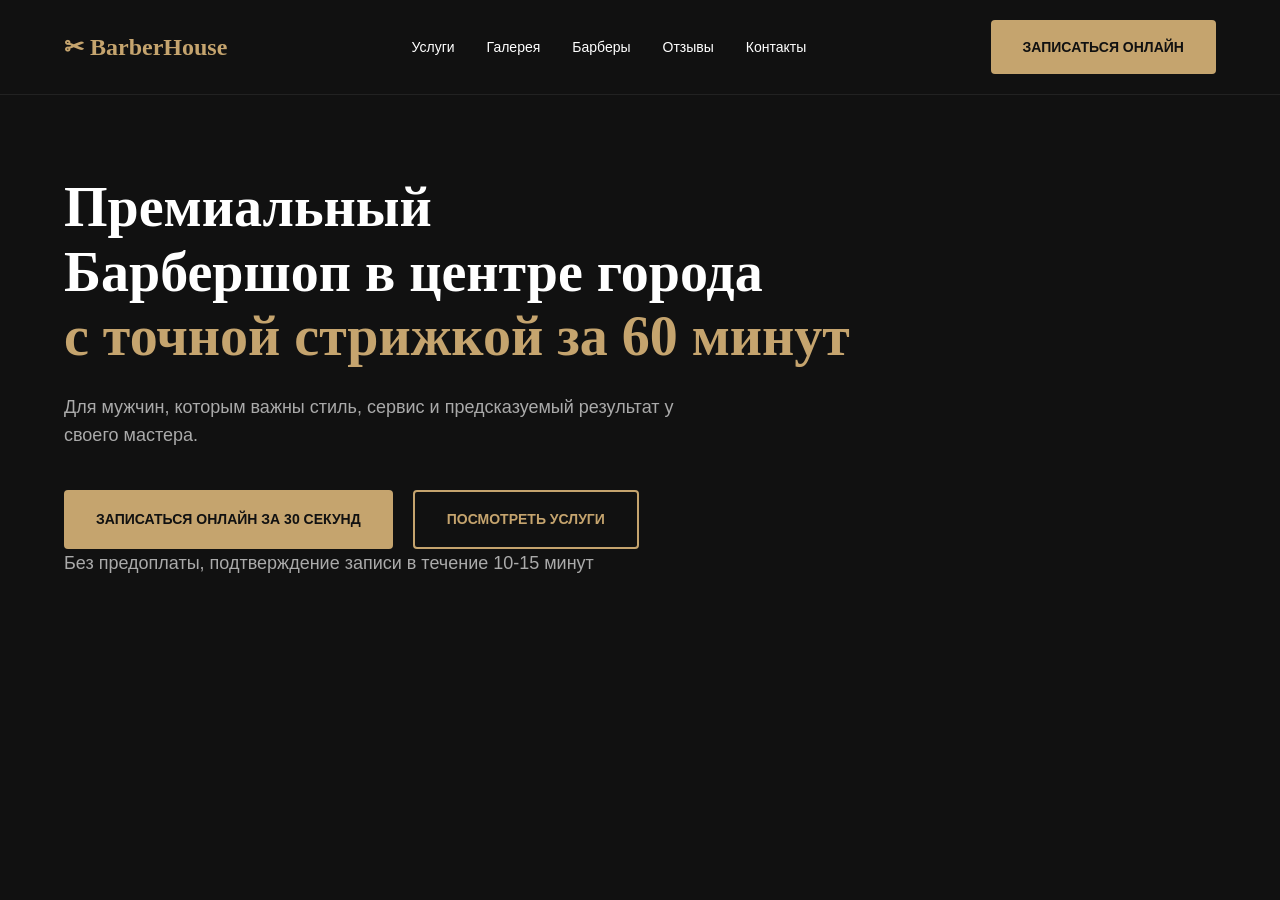
<file: index.html>
<!DOCTYPE html>
<html lang="ru">
<head>
    <meta charset="UTF-8">
    <meta name="viewport" content="width=device-width, initial-scale=1.0">
    <title>BarberHouse — Главная</title>
    <link rel="stylesheet" href="style.css">
</head>
<body>
    <header class="header">
        <div class="container header__container">
            <a href="index.html" class="logo">✂ BarberHouse</a>
            <button class="burger-btn">☰</button>
            <nav class="nav">
                <ul class="nav__list">
                    <li><a href="services.html" class="nav__link">Услуги</a></li>
                    <li><a href="gallery.html" class="nav__link">Галерея</a></li>
                    <li><a href="barbers.html" class="nav__link">Барберы</a></li>
                    <li><a href="reviews.html" class="nav__link">Отзывы</a></li>
                    <li><a href="contacts.html" class="nav__link">Контакты</a></li>
                </ul>
            </nav>
            <a href="booking.html" class="btn btn--primary">Записаться онлайн</a>
        </div>
    </header>

    <main class="page-main hero">
        <div class="container">
            <h1 class="hero__title">Премиальный<br>Барбершоп в центре города <span class="text-gold"><br>с точной стрижкой за 60 минут</span></h1>
            <p class="hero__subtitle">Для мужчин, которым важны стиль, сервис и предсказуемый результат у своего мастера.</p>
            <div class="hero__actions">
                <a href="booking.html" class="btn btn--primary">Записаться онлайн за 30 секунд</a>
                <a href="services.html" class="btn btn--outline">Посмотреть услуги</a>
            </div>  
             <p class="hero__subtitle">Без предоплаты, подтверждение записи в течение 10-15 минут</p>
        </div>
    </main>

    <script src="script.js"></script>
</body>
</html>
</file>
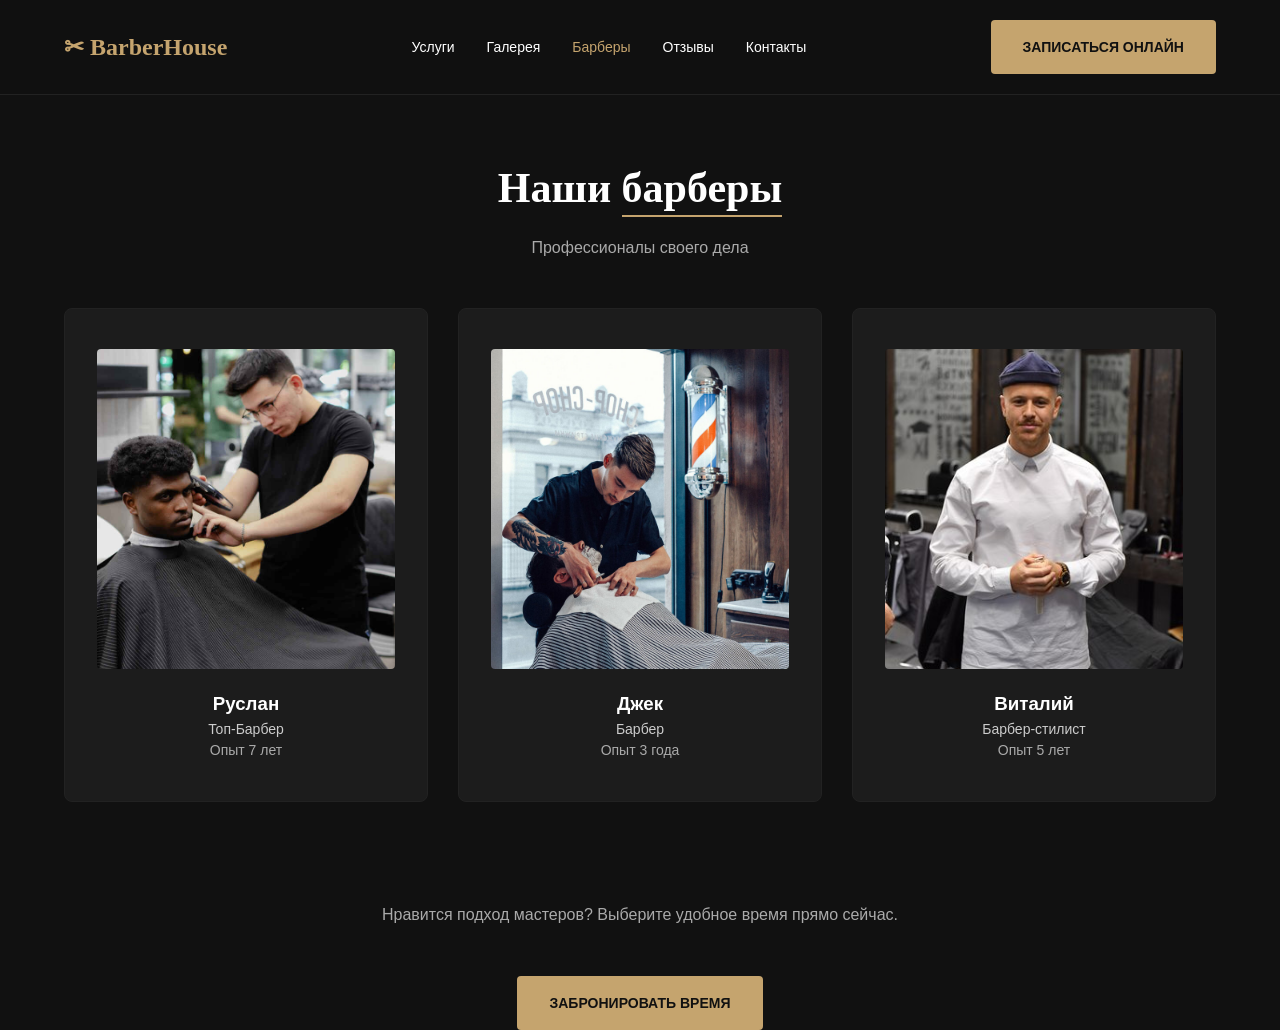
<file: barbers.html>
<!DOCTYPE html>
<html lang="ru">
<head>
    <meta charset="UTF-8">
    <meta name="viewport" content="width=device-width, initial-scale=1.0">
    <title>Мастера — BarberHouse</title>
    <link rel="stylesheet" href="style.css">
</head>
<body>
    <header class="header">
        <div class="container header__container">
            <a href="index.html" class="logo">✂ BarberHouse</a>
            <button class="burger-btn">☰</button>
            <nav class="nav">
                <ul class="nav__list">
                    <li><a href="services.html" class="nav__link">Услуги</a></li>
                    <li><a href="gallery.html" class="nav__link">Галерея</a></li>
                    <li><a href="barbers.html" class="nav__link nav__link--active">Барберы</a></li>
                    <li><a href="reviews.html" class="nav__link">Отзывы</a></li>
                    <li><a href="contacts.html" class="nav__link">Контакты</a></li>
                </ul>
            </nav>
            <a href="booking.html" class="btn btn--primary">Записаться онлайн</a>
        </div>
    </header>

    <main class="page-main">
        <div class="container">
            <h2 class="page-title">Наши <span class="text-underline">барберы</span></h2>
            <p class="page-subtitle">Профессионалы своего дела</p>
            <div class="grid-3">
                <div class="card" style="text-align: center;">
                    <div class="barber-img"><img src="image/barber1.jpg" alt="Руслан"></div>
                    <h3>Руслан</h3>
                    <p class="card__rank">Топ-Барбер</p>
                    <p style="color: var(--text-muted); font-size: 14px;">Опыт 7 лет</p>
                </div>
                <div class="card" style="text-align: center;">
                    <div class="barber-img"><img src="image/barber2.jpg" alt="Джек"></div>
                    <h3>Джек</h3>
                    <p class="card__rank">Барбер</p>
                    <p style="color: var(--text-muted); font-size: 14px;">Опыт 3 года</p>
                </div>
                <div class="card" style="text-align: center;">
                    <div class="barber-img"><img src="image/barber3.jpg" alt="Виталий"></div>
                    <h3>Виталий</h3>
                    <p class="card__rank">Барбер-стилист</p>
                    <p style="color: var(--text-muted); font-size: 14px;">Опыт 5 лет</p>
                </div>
            </div>
        </div>
    </main>
    <p class="page-subtitle">Нравится подход мастеров? Выберите удобное время прямо сейчас.</p>
    
    <div style="text-align: center;">
    <a href="booking.html" class="btn btn--primary">Забронировать время</a>
</div>

    <script src="script.js"></script>
</body>
</html>
</file>
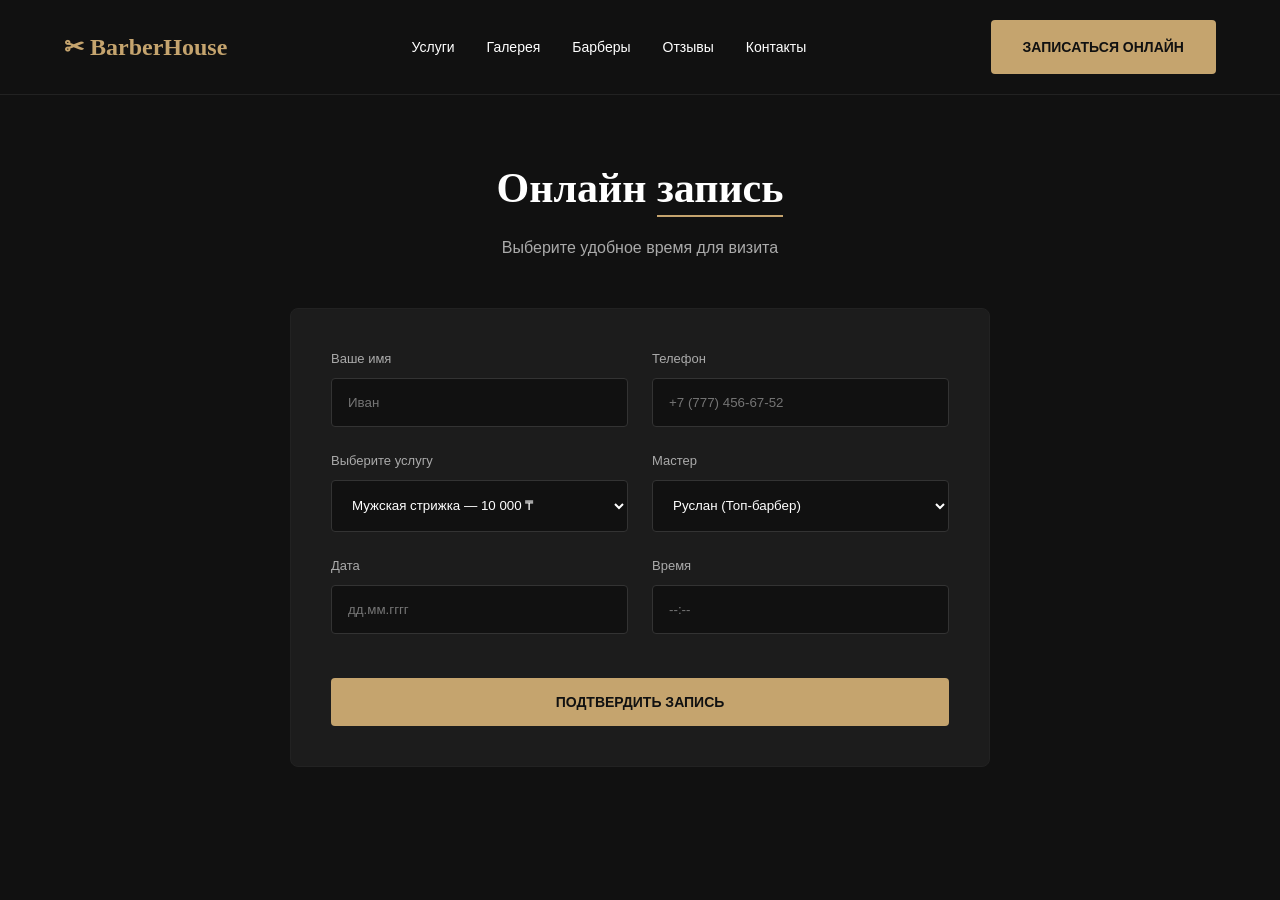
<file: booking.html>
<!DOCTYPE html>
<html lang="ru">
<head>
    <meta charset="UTF-8">
    <meta name="viewport" content="width=device-width, initial-scale=1.0">
    <title>Запись — BarberHouse</title>
    <link rel="stylesheet" href="style.css">
</head>
<body>
    <header class="header">
        <div class="container header__container">
            <a href="index.html" class="logo">✂ BarberHouse</a>
            <button class="burger-btn">☰</button>
            <nav class="nav">
                <ul class="nav__list">
                    <li><a href="services.html" class="nav__link">Услуги</a></li>
                    <li><a href="gallery.html" class="nav__link">Галерея</a></li>
                    <li><a href="barbers.html" class="nav__link">Барберы</a></li>
                    <li><a href="reviews.html" class="nav__link">Отзывы</a></li>
                    <li><a href="contacts.html" class="nav__link">Контакты</a></li>
                </ul>
            </nav>
            <a href="booking.html" class="btn btn--primary">Записаться онлайн</a>
        </div>
    </header>

    <main class="page-main">
        <div class="container">
            <h2 class="page-title">Онлайн <span class="text-underline">запись</span></h2>
            <p class="page-subtitle">Выберите удобное время для визита</p>
            <div class="form-box">
                <form id="bookingForm">
                    <div class="form-row">
                        <div class="form-group">
                            <label>Ваше имя</label>
                            <input type="text" class="form-input" placeholder="Иван" required>
                        </div>
                        <div class="form-group">
                            <label>Телефон</label>
                            <input type="tel" class="form-input" placeholder="+7 (777) 456-67-52" required>
                        </div>
                    </div>
                    <div class="form-row">
                        <div class="form-group">
                            <label>Выберите услугу</label>
                            <select class="form-input" style="height: 52px;" required>
                                <option value="1">Мужская стрижка — 10 000 ₸</option>
                                <option value="2">Стрижка бороды — 6 500 ₸</option>
                                <option value="3">Комплекс Премиум — 15 000 ₸</option>
                            </select>
                        </div>
                        <div class="form-group">
                            <label>Мастер</label>
                            <select class="form-input" style="height: 52px;" required>
                                <option value="r">Руслан (Топ-барбер)</option>
                                <option value="j">Джек</option>
                                <option value="v">Виталий</option>
                            </select>
                        </div>
                         <div class="form-group">
                            <label>Дата</label>
                            <input type="tel" class="form-input" placeholder="дд.мм.гггг" required>
                        </div>
                         <div class="form-group">
                            <label>Время</label>
                            <input type="tel" class="form-input" placeholder="--:--" required>
                        </div>
                    </div>
                    <button type="submit" class="btn btn--primary" style="width: 100%; margin-top: 20px;">Подтвердить запись</button>
                </form>
            </div>
        </div>
    </main>

    <script src="script.js"></script>
    <script>
        document.getElementById('bookingForm').addEventListener('submit', function(e) {
            e.preventDefault();
            alert('Спасибо! Ваша запись успешно отправлена. Наш менеджер свяжется с вами в течение 10 минут.');
            this.reset();
        });
    </script>
</body>
</html>
</file>
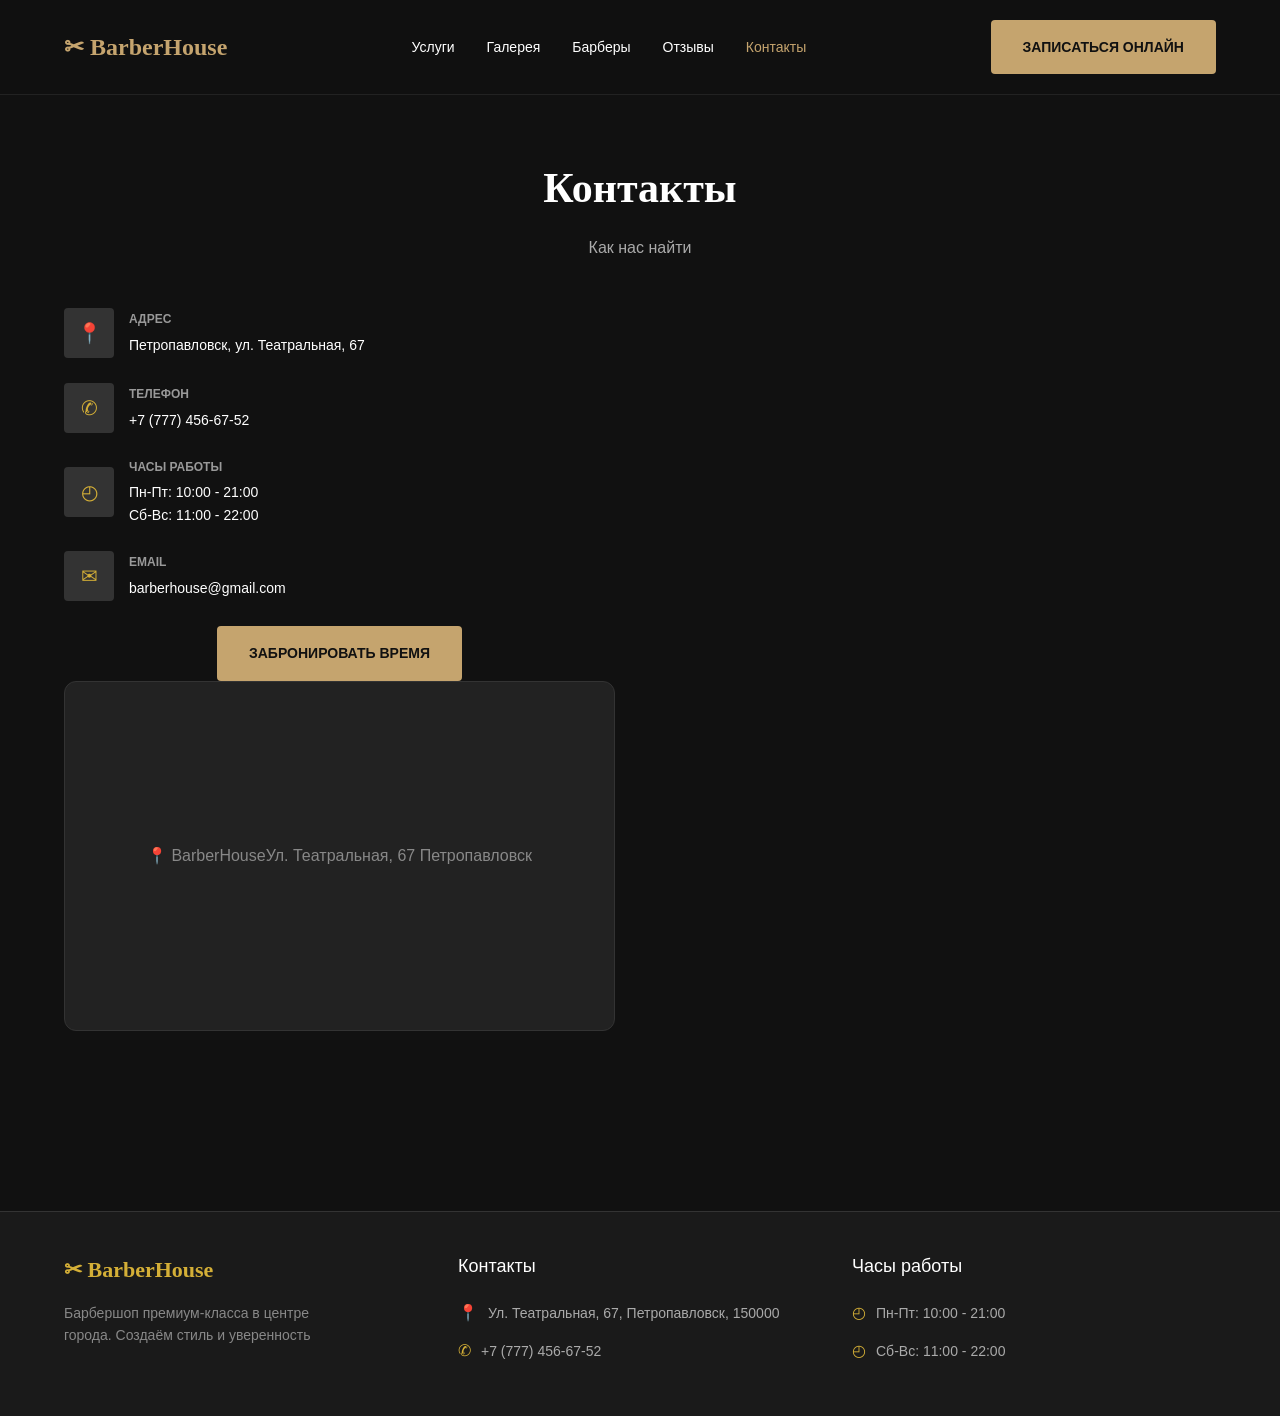
<file: contacts.html>
<!DOCTYPE html>
<html lang="ru">
<head>
    <meta charset="UTF-8">
    <meta name="viewport" content="width=device-width, initial-scale=1.0">
    <title>Контакты — BarberHouse</title>
    <link rel="stylesheet" href="style.css">
</head>
<body>
    <header class="header">
        <div class="container header__container">
            <a href="index.html" class="logo">✂ BarberHouse</a>
            <button class="burger-btn">☰</button>
            <nav class="nav">
                <ul class="nav__list">
                    <li><a href="services.html" class="nav__link">Услуги</a></li>
                    <li><a href="gallery.html" class="nav__link">Галерея</a></li>
                    <li><a href="barbers.html" class="nav__link">Барберы</a></li>
                    <li><a href="reviews.html" class="nav__link">Отзывы</a></li>
                    <li><a href="contacts.html" class="nav__link nav__link--active">Контакты</a></li>
                </ul>
            </nav>
            <a href="booking.html" class="btn btn--primary">Записаться онлайн</a>
        </div>
    </header>

    <main class="page-main">
        <div class="container">
            <h2 class="page-title">Контакты</h2>
            <p class="page-subtitle">Как нас найти</p>
            <div class="contacts-grid">
                <div>
                    <div class="contact-item">
    <div class="contact-icon">📍</div> 
    <div class="contact-text">
        <h5>Адрес</h5>
        <p>Петропавловск, ул. Театральная, 67</p>
    </div>
</div>
                    <div class="contact-item">
    <div class="contact-icon">✆</div> 
    <div class="contact-text">
        <h5>Телефон</h5>
        <p>+7 (777) 456-67-52</p>
    </div>
</div>
                    <div class="contact-item">
    <div class="contact-icon">◴</div> 
    <div class="contact-text">
        <h5>Часы работы</h5>
        <p>Пн-Пт: 10:00 - 21:00</p>
        <p>Сб-Вс: 11:00 - 22:00</p>
        
    </div>
</div>
<div class="contact-item">
    <div class="contact-icon">✉</div> 
    <div class="contact-text">
        <h5>Email</h5>
        <p>barberhouse@gmail.com</p>
    </div>
</div>
 <div style="text-align: center;" >
    <a href="booking.html" class="btn btn--primary">Забронировать время</a>
</div>
                <div class="map-dummy">
                    <p>📍 BarberHouse</p>
                    <p>Ул. Театральная, 67
   Петропавловск</p>
                </div>
            </div>
        </div>
    </main>
    <footer class="footer">
    <div class="container footer__container">
        <div class="footer-col footer-info">
            <a href="index.html" class="logo">✂ BarberHouse</a>
            <p>Барбершоп премиум-класса в центре города. Создаём стиль и уверенность</p>
        </div>

        <div class="footer-col">
            <h4>Контакты</h4>
            <ul class="footer-list">
                <li><span class="footer-icon">📍</span> Ул. Театральная, 67, Петропавловск, 150000</li>
                <li><span class="footer-icon">✆</span> +7 (777) 456-67-52</li>
            </ul>
        </div>

        <div class="footer-col">
            <h4>Часы работы</h4>
            <ul class="footer-list">
                <li><span class="footer-icon">◴</span> Пн-Пт: 10:00 - 21:00</li>
                <li><span class="footer-icon">◴</span> Сб-Вс: 11:00 - 22:00</li>
            </ul>
        </div>
    </div>
</footer>

    <script src="script.js"></script>
</body>
</html>
</file>
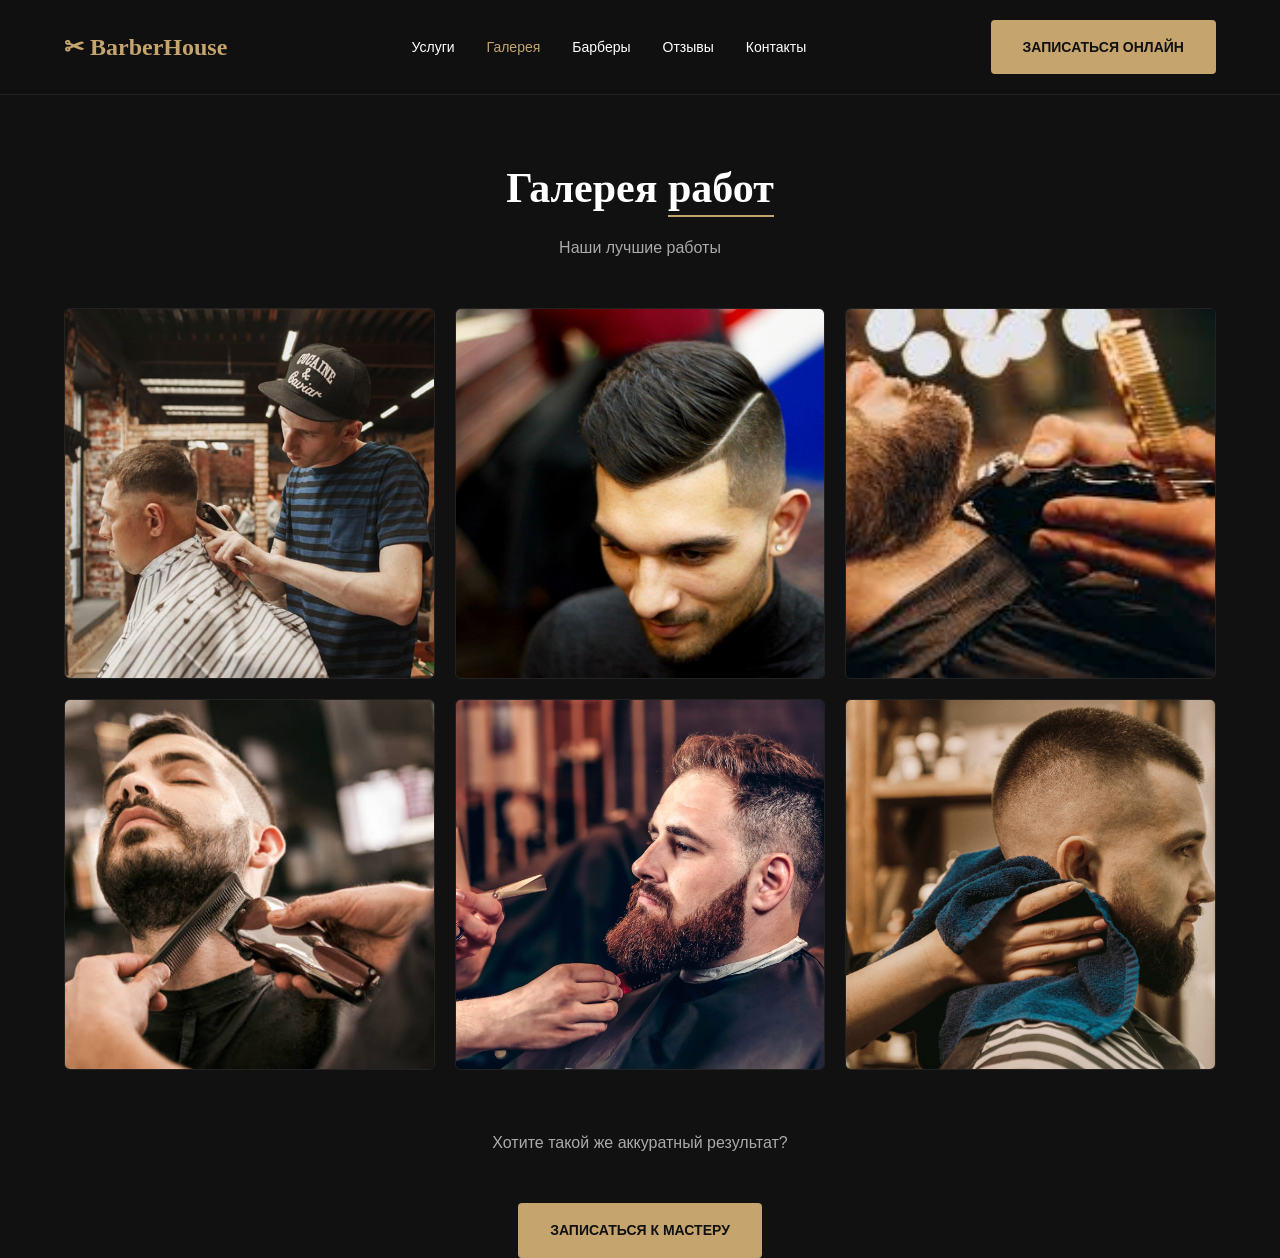
<file: gallery.html>
<!DOCTYPE html>
<html lang="ru">
<head>
    <meta charset="UTF-8">
    <meta name="viewport" content="width=device-width, initial-scale=1.0">
    <title>Галерея — BarberHouse</title>
    <link rel="stylesheet" href="style.css">
</head>
<body>
    <header class="header">
        <div class="container header__container">
            <a href="index.html" class="logo">✂ BarberHouse</a>
            <button class="burger-btn">☰</button>
            <nav class="nav">
                <ul class="nav__list">
                    <li><a href="services.html" class="nav__link">Услуги</a></li>
                    <li><a href="gallery.html" class="nav__link nav__link--active">Галерея</a></li>
                    <li><a href="barbers.html" class="nav__link">Барберы</a></li>
                    <li><a href="reviews.html" class="nav__link">Отзывы</a></li>
                    <li><a href="contacts.html" class="nav__link">Контакты</a></li>
                </ul>
            </nav>
            <a href="booking.html" class="btn btn--primary">Записаться онлайн</a>
        </div>
    </header>

    <main class="page-main">
        <div class="container">
            <h2 class="page-title">Галерея <span class="text-underline">работ</span></h2>
            <p class="page-subtitle">Наши лучшие работы</p>
            <div class="gallery-grid">
                <div class="gallery-item"><img src="image/barbershop1.jpg" alt="Работа"></div>
                <div class="gallery-item"><img src="image/barbershop2.jpg" alt="Работа"></div>
                <div class="gallery-item"><img src="image/barbershop3.jpg" alt="Работа"></div>
                <div class="gallery-item"><img src="image/barbershop6.jpg" alt="Работа"></div>
                <div class="gallery-item"><img src="image/barbershop5.jpg" alt="Работа"></div>
                <div class="gallery-item"><img src="image/barbershop4.jpg" alt="Работа"></div>
            </div>
        </div>
    </main>
    <p class="page-subtitle">Хотите такой же аккуратный результат?</p>
    
    <div style="text-align: center;">
    <a href="booking.html" class="btn btn--primary">Записаться к мастеру</a>
</div>

    <script src="script.js"></script>
</body>
</html>
</file>
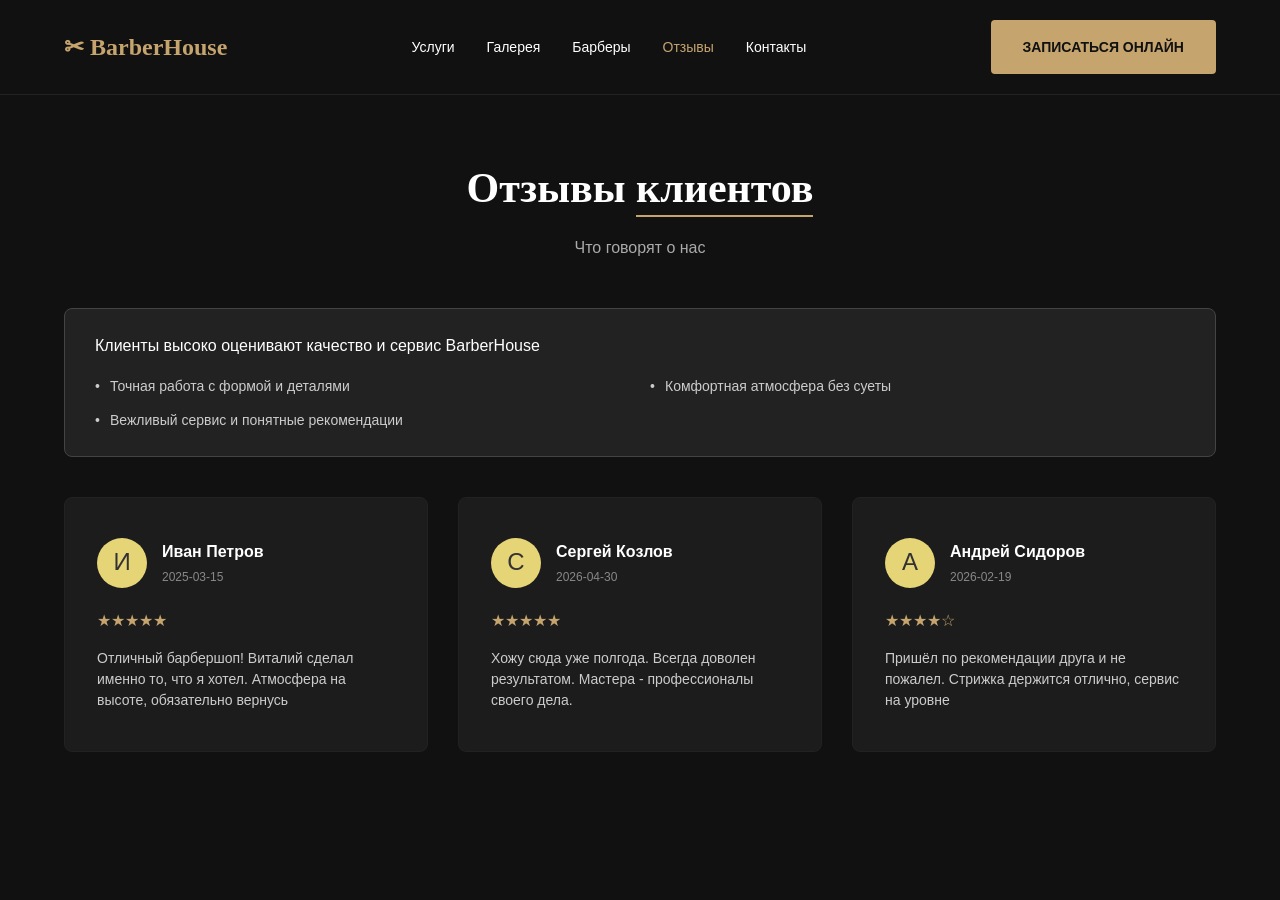
<file: reviews.html>
<!DOCTYPE html>
<html lang="ru">
<head>
    <meta charset="UTF-8">
    <meta name="viewport" content="width=device-width, initial-scale=1.0">
    <title>Отзывы — BarberHouse</title>
    <link rel="stylesheet" href="style.css">
</head>
<body>
    <header class="header">
        <div class="container header__container">
            <a href="index.html" class="logo">✂ BarberHouse</a>
            <button class="burger-btn">☰</button>
            <nav class="nav">
                <ul class="nav__list">
                    <li><a href="services.html" class="nav__link">Услуги</a></li>
                    <li><a href="gallery.html" class="nav__link">Галерея</a></li>
                    <li><a href="barbers.html" class="nav__link">Барберы</a></li>
                    <li><a href="reviews.html" class="nav__link nav__link--active">Отзывы</a></li>
                    <li><a href="contacts.html" class="nav__link">Контакты</a></li>
                </ul>
            </nav>
            <a href="booking.html" class="btn btn--primary">Записаться онлайн</a>
        </div>
    </header>

    <main class="page-main">
        <div class="container">
            <h2 class="page-title">Отзывы <span class="text-underline">клиентов</span></h2>
            <p class="page-subtitle">Что говорят о нас</p>
            <div class="features-block">
    <h4 class="features-title">Клиенты высоко оценивают качество и сервис BarberHouse</h4>
    <ul class="features-list">
        <li>Точная работа с формой и деталями</li>
        <li>Комфортная атмосфера без суеты</li>
        <li>Вежливый сервис и понятные рекомендации</li>
    </ul>
</div>
            <div class="grid-3">
<div class="card">
    <div class="card-author">
        <div class="avatar avatar--yellow">И</div> 
        <div class="author-info">
            <h5>Иван Петров</h5>
            <p class="review-date">2025-03-15</p>
        </div>
    </div>
    
    <span class="text-gold">★★★★★</span>
    <p>Отличный барбершоп! Виталий сделал именно то, что я хотел. Атмосфера на высоте, обязательно вернусь</p>
</div>
                <div class="card">
    <div class="card-author">
        <div class="avatar avatar--yellow">С</div> 
        <div class="author-info">
            <h5>Сергей Козлов</h5>
            <p class="review-date">2026-04-30</p>
        </div>
    </div>
    
    <span class="text-gold">★★★★★</span>
    <p>Хожу сюда уже полгода. Всегда доволен
результатом. Мастера - профессионалы 
своего дела.</p>
                </div>
                <div class="card">
    <div class="card-author">
        <div class="avatar avatar--yellow">А</div> 
        <div class="author-info">
            <h5>Андрей Сидоров</h5>
            <p class="review-date">2026-02-19</p>
        </div>
    </div>
    
    <span class="text-gold">★★★★☆</span>
    <p>Пришёл по рекомендации друга и не
 пожалел. Стрижка держится отлично, 
сервис на уровне</p>
</div>
            </div>
        </div>
    </main>

    <script src="script.js"></script>
</body>
</html>
</file>
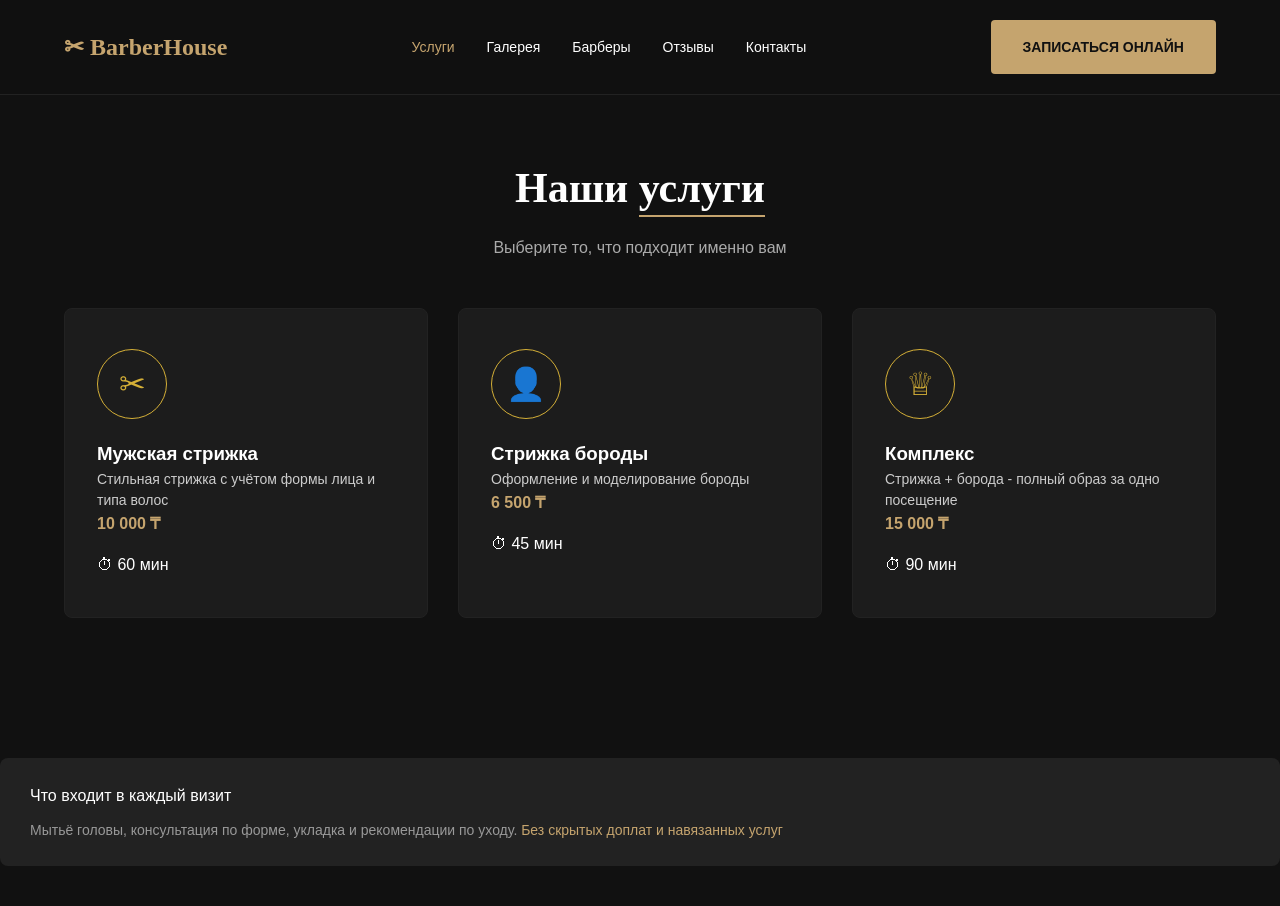
<file: services.html>
<!DOCTYPE html>
<html lang="ru">
<head>
    <meta charset="UTF-8">
    <meta name="viewport" content="width=device-width, initial-scale=1.0">
    <title>Услуги — BarberHouse</title>
    <link rel="stylesheet" href="style.css">
</head>
<body>
    <header class="header">
        <div class="container header__container">
            <a href="index.html" class="logo">✂ BarberHouse</a>
            <button class="burger-btn">☰</button>
            <nav class="nav">
                <ul class="nav__list">
                    <li><a href="services.html" class="nav__link nav__link--active">Услуги</a></li>
                    <li><a href="gallery.html" class="nav__link">Галерея</a></li>
                    <li><a href="barbers.html" class="nav__link">Барберы</a></li>
                    <li><a href="reviews.html" class="nav__link">Отзывы</a></li>
                    <li><a href="contacts.html" class="nav__link">Контакты</a></li>
                </ul>
            </nav>
            <a href="booking.html" class="btn btn--primary">Записаться онлайн</a>
        </div>
    </header>

    <main class="page-main">
        <div class="container">
            <h2 class="page-title">Наши <span class="text-underline">услуги</span></h2>
            <p class="page-subtitle">Выберите то, что подходит именно вам</p>
            <div class="grid-3">
    <div class="card">
        <div class="service-icon"><span>✂</span></div> 
        <h3>Мужская стрижка</h3>
        <p class="service-desc">Стильная стрижка с учётом формы лица и типа волос</p>
        <div class="service-footer">
            <h4 class="text-gold">10 000 ₸</h4>
            <span class="service-time">⏱ 60 мин</span>
        </div>
    </div>

    <div class="card">
        <div class="service-icon"><span>👤</span></div> 
        <h3>Стрижка бороды</h3>
        <p class="service-desc">Оформление и моделирование бороды</p>
        <div class="service-footer">
            <h4 class="text-gold">6 500 ₸</h4>
            <span class="service-time">⏱ 45 мин</span>
        </div>
    </div>

    <div class="card">
        <div class="service-icon"><span>♕</span></div> 
        <h3>Комплекс</h3>
        <p class="service-desc">Стрижка + борода - полный образ за одно посещение</p>
        <div class="service-footer">
            <h4 class="text-gold">15 000 ₸</h4>
            <span class="service-time">⏱ 90 мин</span>
        </div>
    </div>
</div>
            </div>
        </div>
    </main>
    <div class="info-banner">
    <h4 class="info-banner__title">Что входит в каждый визит</h4>
    <p class="info-banner__text">
        Мытьё головы, консультация по форме, укладка и рекомендации по уходу. 
        <span class="text-gold">Без скрытых доплат и навязанных услуг</span>
    </p>
</div>

    <script src="script.js"></script>
</body>
</html>
</file>
<file: style.css>
:root {
    --bg-main: #111111;
    --bg-card: #1c1c1c;
    --text-white: #ffffff;
    --text-muted: #aaaaaa;
    --color-gold: #c5a46e;
    --color-gold-dark: #a98953;
    --font-sans: 'Montserrat', sans-serif;
    --font-serif: 'Playfair Display', serif;
    --transition: 0.3s ease;
}

* { margin: 0; padding: 0; box-sizing: border-box; }
body {
    background-color: var(--bg-main);
    color: var(--text-white);
    font-family: var(--font-sans);
    line-height: 1.6;
    display: flex;
    flex-direction: column;
    min-height: 100vh;
    overflow-x: hidden;
}

.container { width: 100%; max-width: 1200px; margin: 0 auto; padding: 0 24px; }
.text-gold { color: var(--color-gold); }
.text-underline { border-bottom: 2px solid var(--color-gold); padding-bottom: 4px; }

.header {
    background-color: rgba(17, 17, 17, 0.95);
    border-bottom: 1px solid #222;
    padding: 20px 0;
    position: sticky;
    top: 0;
    z-index: 100;
}
.header__container { display: flex; justify-content: space-between; align-items: center; }
.logo { font-family: var(--font-serif); font-size: 24px; color: var(--color-gold); text-decoration: none; font-weight: 700; z-index: 101; }

.nav__list { display: flex; gap: 32px; list-style: none; transition: var(--transition); }
.nav__link { color: var(--text-white); text-decoration: none; font-size: 14px; font-weight: 500; transition: var(--transition); }
.nav__link:hover, .nav__link--active { color: var(--color-gold); }

.burger-btn { display: none; background: none; border: none; color: var(--color-gold); font-size: 28px; cursor: pointer; z-index: 101; }

.btn {
    font-family: var(--font-sans);
    font-weight: 600;
    font-size: 14px;
    padding: 16px 32px;
    border-radius: 4px;
    border: none;
    cursor: pointer;
    text-transform: uppercase;
    text-decoration: none;
    display: inline-flex;
    align-items: center;
    justify-content: center;
    transition: var(--transition);
}
.btn--primary { background-color: var(--color-gold); color: #111; }
.btn--primary:hover { background-color: var(--color-gold-dark); transform: translateY(-2px); }
.btn--outline { background-color: transparent; border: 2px solid var(--color-gold); color: var(--color-gold); }
.btn--outline:hover { background-color: var(--color-gold); color: #111; }

.page-main { flex: 1; padding: 60px 0; }
.page-title { font-family: var(--font-serif); font-size: 42px; text-align: center; margin-bottom: 12px; }
.page-subtitle { text-align: center; color: var(--text-muted); margin-bottom: 48px; font-size: 16px; }

.grid-3 { display: grid; grid-template-columns: repeat(3, 1fr); gap: 30px; margin-bottom: 40px; }
.card { background-color: var(--bg-card); border: 1px solid #222; padding: 40px 32px; border-radius: 8px; transition: var(--transition); }
.card:hover { border-color: var(--color-gold); }

.hero { padding: 80px 0; }
.hero__title { font-family: var(--font-serif); font-size: 56px; line-height: 1.15; margin-bottom: 24px; }
.hero__subtitle { font-size: 18px; color: var(--text-muted); max-width: 650px; margin-bottom: 40px; }
.hero__actions { display: flex; gap: 20px; flex-wrap: wrap; }

.gallery-grid { display: grid; grid-template-columns: repeat(3, 1fr); gap: 20px; }
.gallery-item { aspect-ratio: 1/1; overflow: hidden; border-radius: 6px; border: 1px solid #222; }
.gallery-item img { width: 100%; height: 100%; object-fit: cover; transition: var(--transition); }
.gallery-item:hover img { transform: scale(1.05); }

.barber-img { height: 320px; overflow: hidden; margin-bottom: 20px; border-radius: 4px; }
.barber-img img { width: 100%; height: 100%; object-fit: cover; }
.card__rank { color: var(--color-gold); font-size: 14px; margin: 4px 0 8px; }

.contacts-grid { display: grid; grid-template-columns: 1fr 1fr; gap: 50px; }
.contact-item { display: flex; gap: 20px; margin-bottom: 30px; }
.contact-icon { font-size: 24px; color: var(--color-gold); }
.map-dummy { background-color: #1a1a1a; border: 1px solid #333; border-radius: 8px; display: flex; justify-content: center; align-items: center; min-height: 350px; color: var(--text-muted); }

.form-box { max-width: 700px; margin: 0 auto; background-color: var(--bg-card); padding: 40px; border-radius: 8px; border: 1px solid #222; }
.form-row { display: grid; grid-template-columns: 1fr 1fr; gap: 24px; margin-bottom: 24px; }
.form-group { display: flex; flex-direction: column; }
.form-group label { font-size: 13px; color: var(--text-muted); margin-bottom: 8px; }
.form-input { background-color: #111; border: 1px solid #333; padding: 16px; border-radius: 4px; color: #fff; outline: none; width: 100%; }
.form-input:focus { border-color: var(--color-gold); }

.footer { border-top: 1px solid #222; padding: 40px 0; background-color: #0f0f0f; margin-top: auto; }
.footer__container { display: grid; grid-template-columns: 2fr 1fr 1fr; gap: 40px; font-size: 14px; color: var(--text-muted); }

.fade-in-hidden {
    opacity: 0;
    transform: translateY(40px);
    transition: opacity 0.8s ease-out, transform 0.8s ease-out;
}
.fade-in-visible { opacity: 1; transform: translateY(0); }

@media (max-width: 992px) {
    .grid-3, .gallery-grid, .footer__container { grid-template-columns: repeat(2, 1fr); }
    .contacts-grid { grid-template-columns: 1fr; }
}
@media (max-width: 768px) {
    .burger-btn { display: block; }
    .nav__list {
        position: fixed; top: 0; right: -100%; width: 250px; height: 100vh;
        background-color: var(--bg-card); flex-direction: column; padding: 80px 30px;
        border-left: 1px solid #222;
    }
    .nav__list.nav--open { right: 0; }
    .header__container .btn--primary { display: none; }
    .grid-3, .gallery-grid, .footer__container, .form-row { grid-template-columns: 1fr; }
    .hero__title { font-size: 38px; }
}
.features-block {
    background-color: #222222; 
    border: 1px solid #444444;
    border-radius: 8px;       
    padding: 24px 30px;        
    margin-bottom: 40px;      
}

.features-title {
    color: #ffffff;
    font-size: 16px;
    font-weight: 500;
    margin-top: 0;
    margin-bottom: 16px;
}

.features-list {
    list-style: none;       
    padding: 0;
    margin: 0;
    display: grid;
    grid-template-columns: 1fr 1fr; 
    gap: 12px 20px;            
}


.features-list li {
    color: #cccccc;          
    font-size: 14px;
    position: relative;
    padding-left: 15px;        
}

.features-list li::before {
    content: "•";            
    position: absolute;
    left: 0;
    color: #cccccc;            
}

.card-author {
    display: flex;
    align-items: center;
    gap: 15px;
    margin-bottom: 20px;
}

.avatar {
    width: 50px; 
    height: 50px;
    border-radius: 50%;
    display: flex; 
    justify-content: center; 
    align-items: center;
    font-size: 24px; 
    font-weight: 500;
    color: #333; 
}

.avatar--yellow {
    background-color: #E5D577; 
}

.avatar--olive {
    background-color: #878768; 
}

.avatar--sand {
    background-color: #CAB87F; 
}

.author-info h5 {
    margin: 0;
    font-size: 16px;
    color: #fff; 
}

.author-info .review-date {
    margin: 0;
    font-size: 12px;
    color: #888; 
    margin-top: 3px;
}


.card .text-gold {
    display: block; 
    margin-bottom: 15px; 
}

.card p {
    margin: 0;
    font-size: 14px;
    color: #ccc;
    line-height: 1.5;
}
.service-icon {
    width: 70px;
    height: 70px;
    border: 1px solid #D4AF37; 
    border-radius: 50%;       
    display: flex;
    justify-content: center;
    align-items: center;
    margin-bottom: 20px;
    
    color: #D4AF37; 
    font-size: 32px;
}

.service-icon span {
    display: inline-block;
    line-height: 1; 
}

.info-banner {
    background-color: #222222;   
    border-radius: 8px;         
    padding: 25px 30px;         
    margin-top: 40px;           
    margin-bottom: 40px;      
    text-align: left;           
    width: 100%;                 
    box-sizing: border-box;      
}

.info-banner__title {
    color: #ffffff;           
    font-size: 16px;
    font-weight: 500;
    margin-top: 0;
    margin-bottom: 10px;         
}

.info-banner__text {
    color: #999999;              
    font-size: 14px;
    line-height: 1.6;          
    margin: 0;
}
.contact-item {
    display: flex;
    align-items: center; 
    gap: 15px;           
    margin-bottom: 25px; 
}

.contact-icon {
    width: 50px;
    height: 50px;
    background-color: #333333;
    border-radius: 4px;       
    display: flex;
    justify-content: center;  
    align-items: center;       
    font-size: 20px;           
    flex-shrink: 0;   
    color: #D4AF37;         
}

.contact-text h5 {
    color: #999999;          
    font-size: 12px;
    text-transform: uppercase;
    margin: 0 0 4px 0;
}

.contact-text p {
    color: #ffffff;          
    margin: 0;
    font-size: 14px;
}
.contacts-grid {
    display: grid;
    grid-template-columns: 1fr 1fr; 
    gap: 40px;                      
    align-items: start;
}
.contacts-grid {
    display: grid;
    grid-template-columns: 1fr 1fr; 
    gap: 50px;                   
    align-items: start;        
    margin-top: 40px;
    margin-bottom: 60px;       
}
.map-dummy {
    background-color: #222222;
    border-radius: 12px;       
    height: 350px;            
    display: flex;             
    justify-content: center;  
    align-items: center;      
    text-align: center;
    padding: 20px;
    box-sizing: border-box;
}

.map-dummy p {
    color: #888888;           
    font-size: 16px;
    margin: 0;
}
@media (max-width: 768px) {
    .contacts-grid {
        grid-template-columns: 1fr; 
        gap: 30px;                  
    }
}
.footer {
    background-color: #1a1a1a;    
    border-top: 1px solid #333333; 
    padding: 40px 0;           
    margin-top: 60px;           
}

.footer__container {
    display: flex;
    justify-content: space-between; 
    gap: 30px;
}

.footer-col {
    flex: 1;                     
}

.footer-info .logo {
    color: #D4AF37;         
    font-size: 22px;
    font-weight: bold;
    text-decoration: none;
    display: inline-block;
    margin-bottom: 15px;
}

.footer-info p {
    color: #888888;
    font-size: 14px;
    line-height: 1.6;
    margin: 0;
    max-width: 280px;             
}

.footer-col h4 {
    color: #ffffff;
    font-size: 18px;
    font-weight: 500;
    margin-top: 0;
    margin-bottom: 20px;       
}

.footer-list {
    list-style: none;
    padding: 0;
    margin: 0;
}

.footer-list li {
    color: #aaaaaa;            
    font-size: 14px;
    margin-bottom: 12px;  
    display: flex;
    align-items: center;          
    gap: 10px;                  
}

.footer-icon {
    color: #D4AF37;               
    font-size: 16px;
    display: inline-block;
}
@media (max-width: 768px) {
    .footer__container {
        flex-direction: column;    
        gap: 35px;              
        text-align: left;
    }
}
</file>
